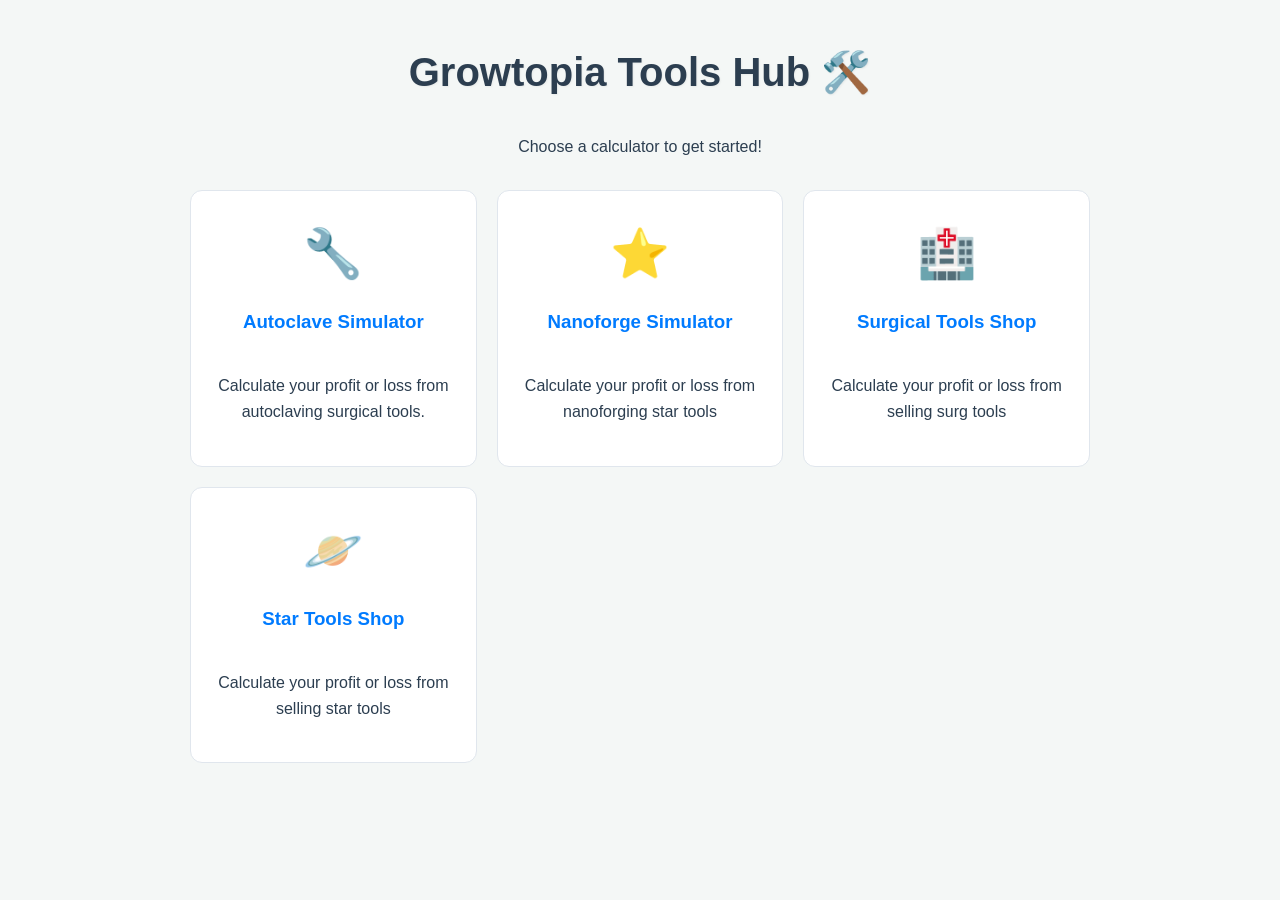
<file: index.html>
<!DOCTYPE html>
<html lang="en">
<head>
    <meta charset="UTF-8">
    <meta name="viewport" content="width=device-width, initial-scale=1.0">
    <title>Growtopia Tools Hub</title>
    <link rel="stylesheet" href="style.css">
</head>
<body>
    <h1>Growtopia Tools Hub 🛠️</h1>
    <p style="text-align: center; margin-bottom: 30px;">Choose a calculator to get started!</p>

    <div class="hub-grid">
        
        <a href="autoclave.html" class="tool-card">
            <div class="card-icon">🔧</div>
            <h3>Autoclave Simulator</h3>
            <p>Calculate your profit or loss from autoclaving surgical tools.</p>
        </a>

        <a href="nanoforge.html" class="tool-card">
            <div class="card-icon">⭐</div>
            <h3>Nanoforge Simulator</h3>
            <p>Calculate your profit or loss from nanoforging star tools</p>
        </a>

        <a href="surg_shop.html" class="tool-card">
            <div class="card-icon">🏥</div>
            <h3>Surgical Tools Shop</h3>
            <p>Calculate your profit or loss from selling surg tools</p>
        </a>

        <a href="star_shop.html" class="tool-card">
            <div class="card-icon">🪐</div>
            <h3>Star Tools Shop</h3>
            <p>Calculate your profit or loss from selling star tools</p>
        </a>

    </div>
</body>
</html>
</file>
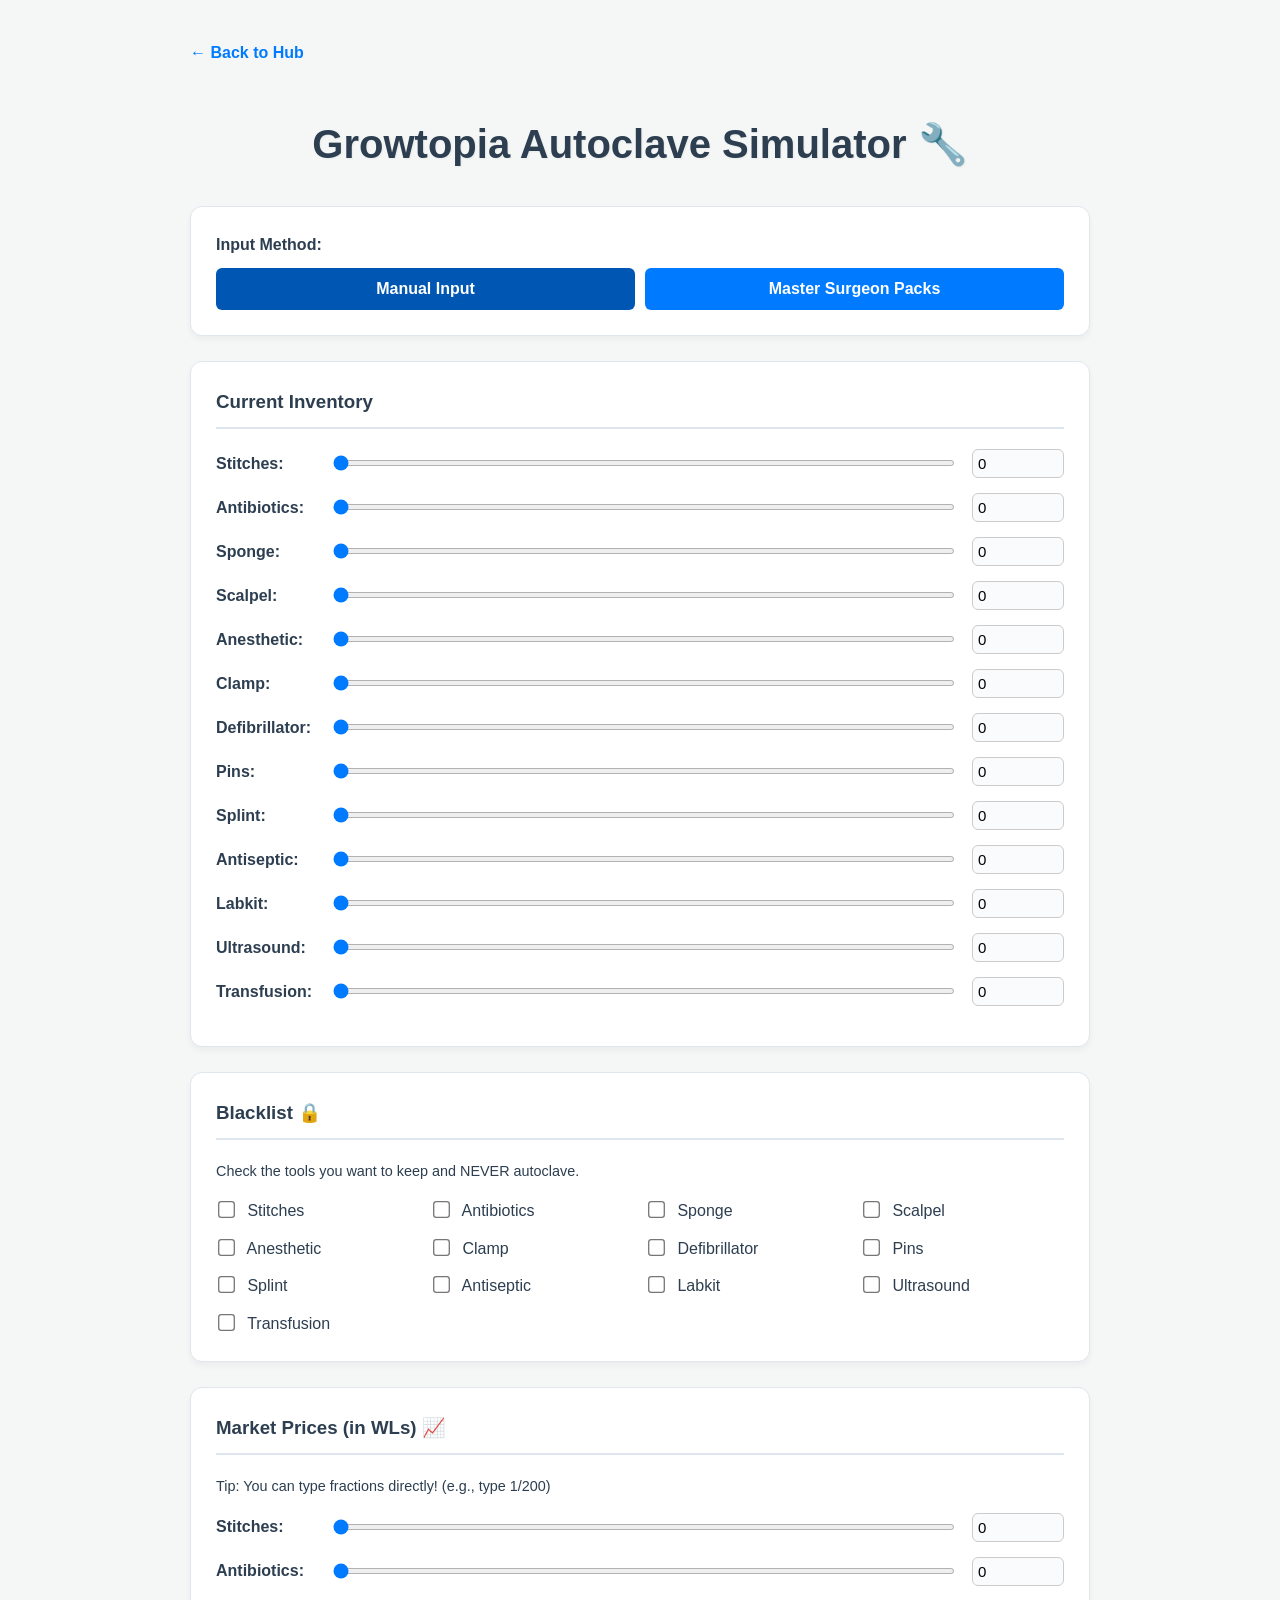
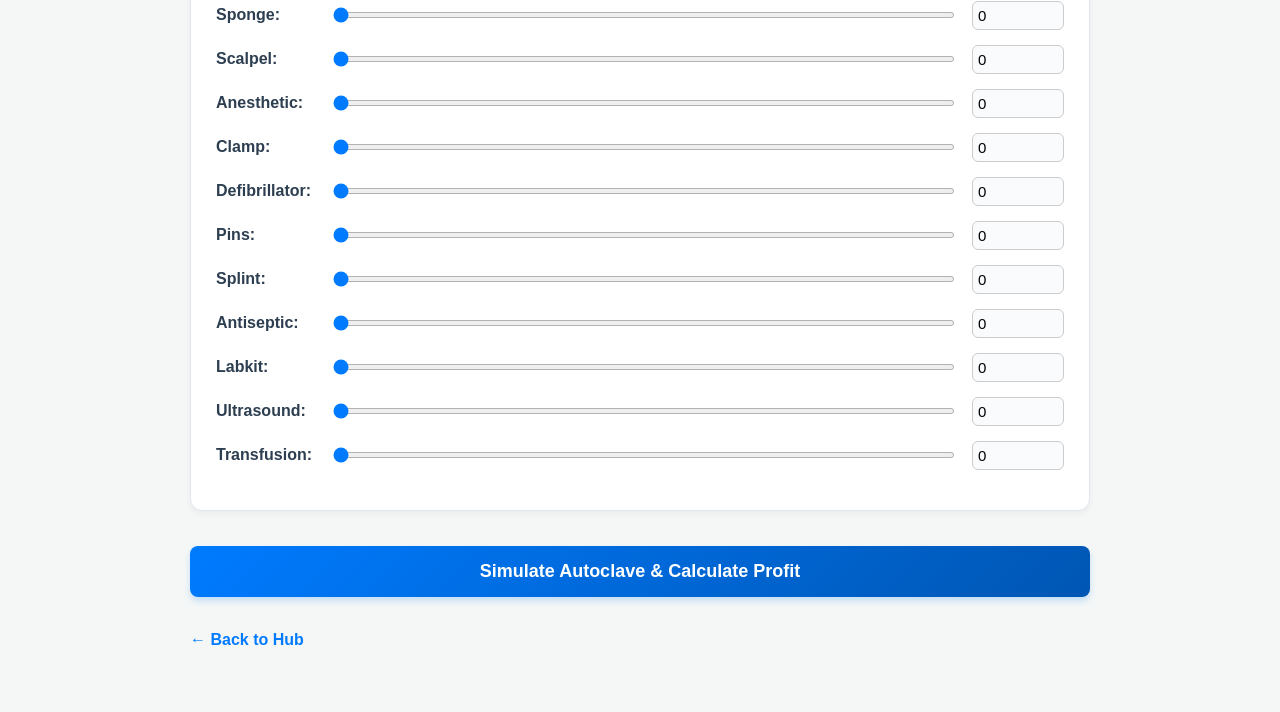
<file: autoclave.html>
<!DOCTYPE html>
<html lang="en">
<head>
    <meta charset="UTF-8">
    <meta name="viewport" content="width=device-width, initial-scale=1.0">
    <title>Growtopia Autoclave Simulator</title>

    <link rel="stylesheet" href="style.css">
</head>
<body>
    <a href="index.html" class="back-btn">← Back to Hub</a>
    
    <h1>Growtopia Autoclave Simulator 🔧</h1>

    <div class="section">
        <label><strong>Input Method:</strong></label>
        <div style="display: flex; gap: 10px; margin-top: 10px;">
            <button id="btnManual" onclick="setMethod('manual')" style="background: #0056b3;">Manual Input</button>
            <button id="btnPacks" onclick="setMethod('packs')" style="background: #007bff;">Master Surgeon Packs</button>
        </div>
        <input type="hidden" id="inputMethod" value="manual">
    </div>

    <div id="packsSection" class="section" style="display: none;">
        <h3>Pack Inventory</h3>
        <label>Number of Master Surgeon Packs:</label>
        <input type="number" id="packCount" value="0" min="0">
    </div>

    <div id="manualSection" class="section">
        <h3>Current Inventory</h3>
        <div id="inventoryGrid"></div>
    </div>

    <div class="section">
        <h3>Blacklist 🔒</h3>
        <p style="font-size: 0.9em; margin-top: 0;">Check the tools you want to keep and NEVER autoclave.</p>
        <div id="blacklistGrid" class="grid"></div>
    </div>

    <div class="section">
        <h3>Market Prices (in WLs) 📈</h3>
        <p style="font-size: 0.9em; margin-top: 0;">Tip: You can type fractions directly! (e.g., type 1/200)</p>
        
        <div id="pricesGrid"></div> 
        
        <div id="packPricesSection" style="display: none; margin-top: 20px;">
            <hr>
            <label>Cost of ONE Master Surgeon Pack (WLs):</label>
            <input type="text" id="packCost" value="0">
            <br><br>
            <label>Selling price for 1 Surg-E (WLs):</label>
            <input type="text" id="surgEPrice" value="0">
        </div>
    </div>

    <button onclick="runSimulation()">Simulate Autoclave & Calculate Profit</button>

    <div class="section" id="resultsSection" style="display: none; margin-top: 20px; background: #e8f4fd; border-color: #b8daff;">
        <h2>Autoclave Results</h2>
        <div id="inventoryResult"></div>
        <hr>
        <h3>Profitability Analysis</h3>
        <div id="profitResult"></div>
    </div>

    <script src="autoclave_script.js"></script>
    <a href="index.html" class="back-btn">← Back to Hub</a>
</body>
</html>
</file>
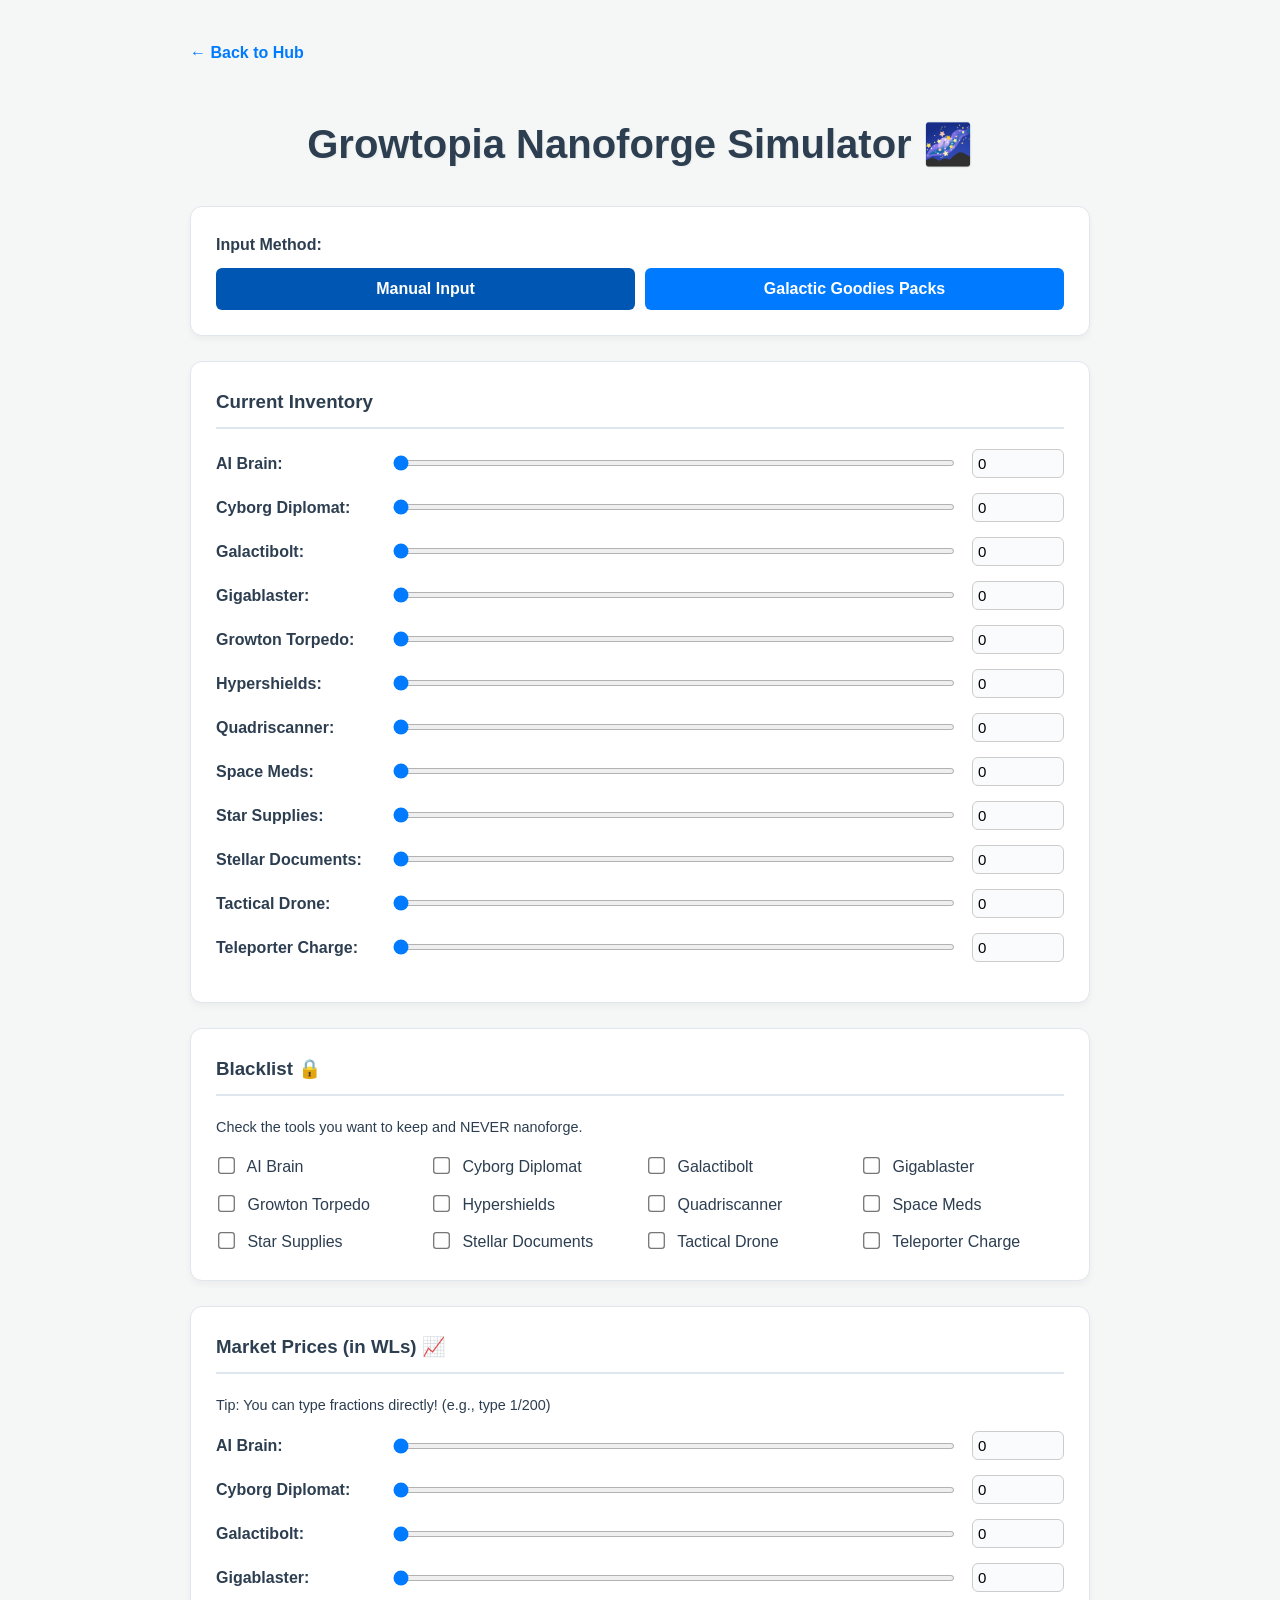
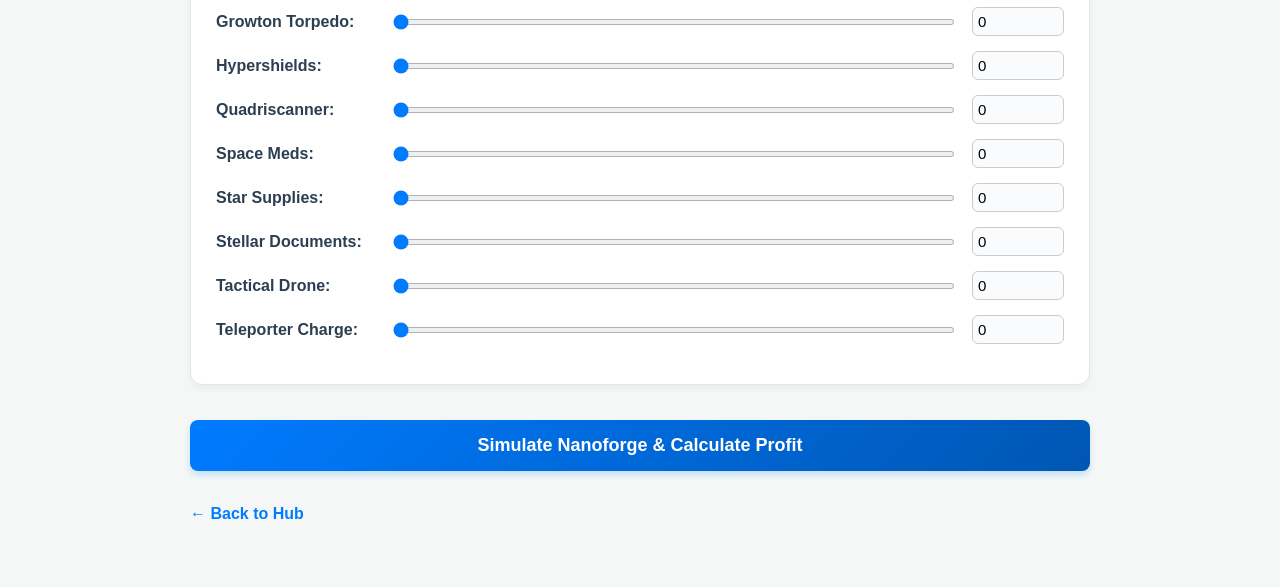
<file: nanoforge.html>
<!DOCTYPE html>
<html lang="en">
<head>
    <meta charset="UTF-8">
    <meta name="viewport" content="width=device-width, initial-scale=1.0">
    <title>Growtopia Nanoforge Simulator</title>

    <link rel="stylesheet" href="style.css">
</head>
<body>
    <a href="index.html" class="back-btn">← Back to Hub</a>

    <h1>Growtopia Nanoforge Simulator 🌌</h1>

    <div class="section">
        <label><strong>Input Method:</strong></label>
        <div style="display: flex; gap: 10px; margin-top: 10px;">
            <button id="btnManual" onclick="setMethod('manual')" style="background: #0056b3;">Manual Input</button>
            <button id="btnPacks" onclick="setMethod('packs')" style="background: #007bff;">Galactic Goodies Packs</button>
        </div>
        <input type="hidden" id="inputMethod" value="manual">
    </div>

    <div id="packsSection" class="section" style="display: none;">
        <h3>Pack Inventory</h3>
        <label>Number of Galactic Goodies Packs:</label>
        <input type="number" id="packCount" value="0" min="0">
    </div>

    <div id="manualSection" class="section">
        <h3>Current Inventory</h3>
        <div id="inventoryGrid"></div>
    </div>

    <div class="section">
        <h3>Blacklist 🔒</h3>
        <p style="font-size: 0.9em; margin-top: 0;">Check the tools you want to keep and NEVER nanoforge.</p>
        <div id="blacklistGrid" class="grid"></div>
    </div>

    <div class="section">
        <h3>Market Prices (in WLs) 📈</h3>
        <p style="font-size: 0.9em; margin-top: 0;">Tip: You can type fractions directly! (e.g., type 1/200)</p>
        
        <div id="pricesGrid"></div> 
        
        <div id="packPricesSection" style="display: none; margin-top: 20px;">
            <hr>
            <label>Cost of ONE Galactic Goodies Pack (WLs):</label>
            <input type="text" id="packCost" value="0">
            <br><br>
            <label>Selling price for 1 Star Fuel (WLs):</label>
            <input type="text" id="starFuelPrice" value="0">
        </div>
    </div>

    <button onclick="runSimulation()">Simulate Nanoforge & Calculate Profit</button>

    <div class="section" id="resultsSection" style="display: none; margin-top: 20px; background: #e8f4fd; border-color: #b8daff;">
        <h2>Nanoforge Results</h2>
        <div id="inventoryResult"></div>
        <hr>
        <h3>Profitability Analysis</h3>
        <div id="profitResult"></div>
    </div>

    <script src="nanoforge_script.js"></script>
    <a href="index.html" class="back-btn">← Back to Hub</a>
</body>
</html>
</file>
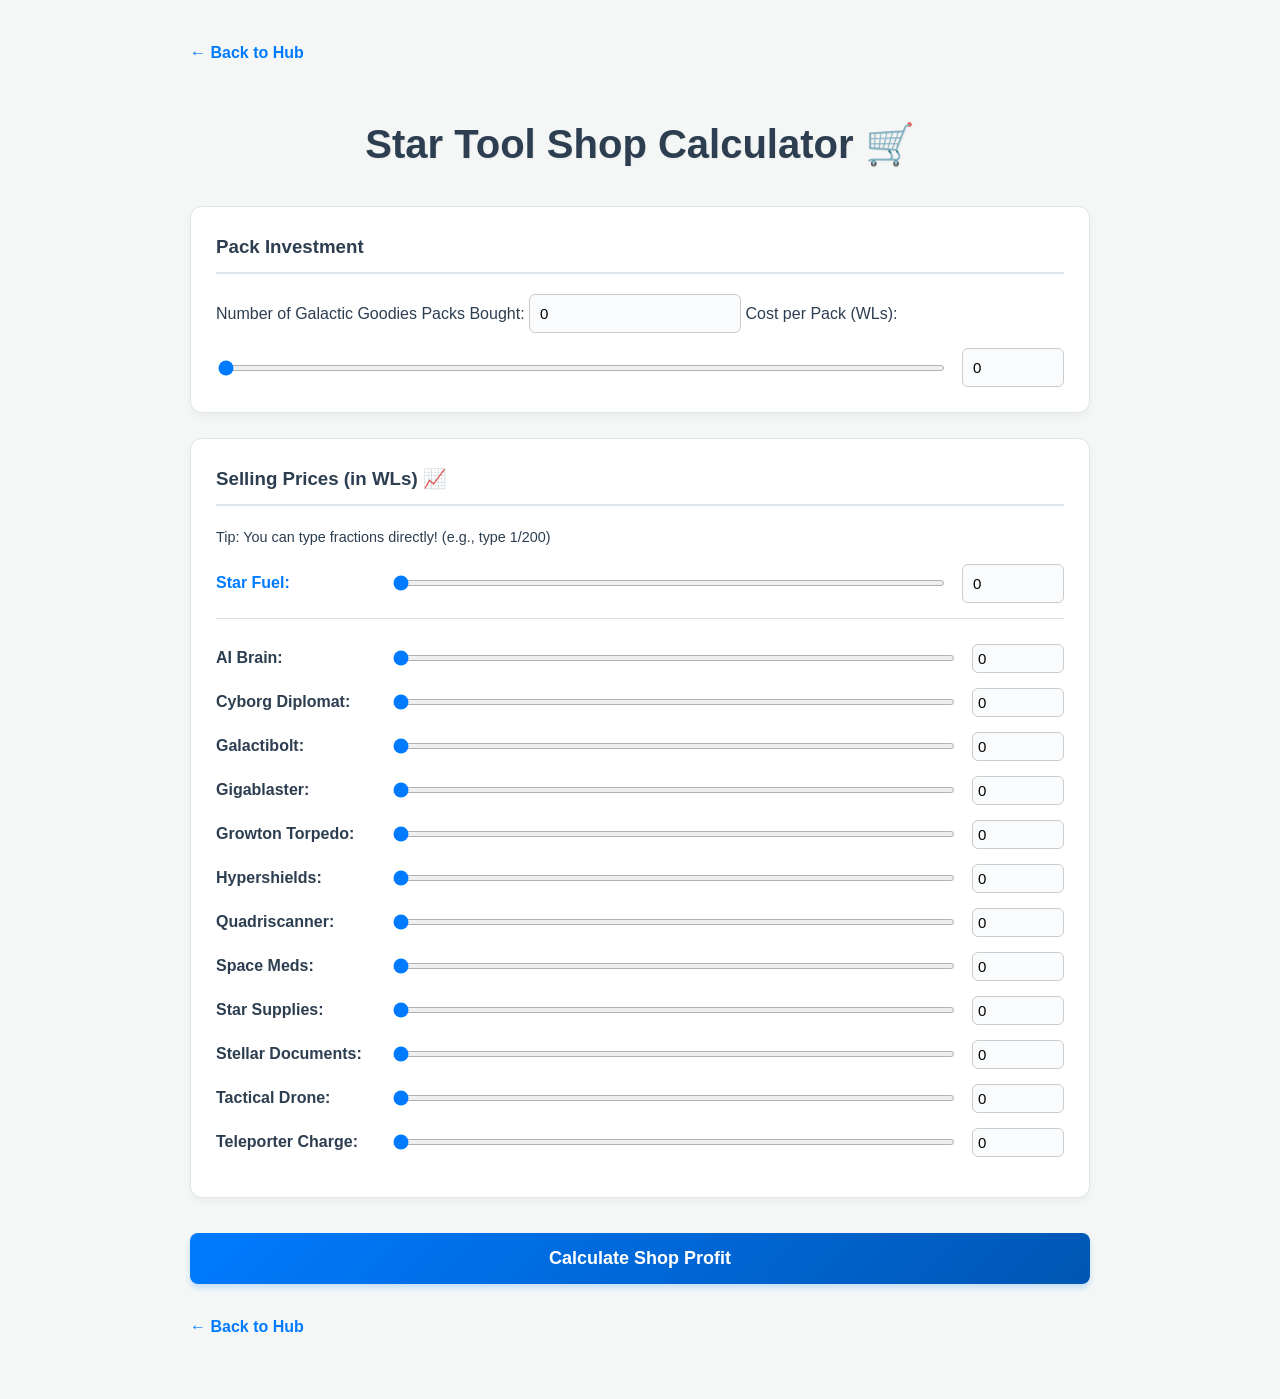
<file: star_shop.html>
<!DOCTYPE html>
<html lang="en">
<head>
    <meta charset="UTF-8">
    <meta name="viewport" content="width=device-width, initial-scale=1.0">
    <title>Star Tool Shop Calculator</title>
    <link rel="stylesheet" href="style.css">
</head>
<body>
    <a href="index.html" class="back-btn">← Back to Hub</a>

    <h1>Star Tool Shop Calculator 🛒</h1>

    <div class="section">
        <h3>Pack Investment</h3>
        <label>Number of Galactic Goodies Packs Bought:</label>
        <input type="number" id="packCount" value="0" min="0" style="margin-bottom: 15px;">
        
        <label>Cost per Pack (WLs):</label>
        <div style="display: flex; gap: 15px; align-items: center;">
            <input type="range" id="slider_packCost" min="0" max="100" step="0.1" value="0" style="flex-grow: 1;" oninput="document.getElementById('packCost').value = this.value">
            <input type="text" id="packCost" value="0" style="width: 80px;" oninput="document.getElementById('slider_packCost').value = parsePrice(this.value)">
        </div>
    </div>

    <div class="section">
        <h3>Selling Prices (in WLs) 📈</h3>
        <p style="font-size: 0.9em; margin-top: 0;">Tip: You can type fractions directly! (e.g., type 1/200)</p>
        
        <div style="display: flex; gap: 15px; align-items: center; margin-bottom: 25px; padding-bottom: 15px; border-bottom: 1px solid #ddd;">
            <label style="width: 160px; font-weight: bold; color: #007bff;">Star Fuel:</label>
            <input type="range" id="slider_surgE" min="0" max="20" step="0.01" value="0" style="flex-grow: 1;" oninput="document.getElementById('starFuelprice').value = this.value">
            <input type="text" id="starFuelprice" value="0" style="width: 80px;" oninput="document.getElementById('slider_surgE').value = parsePrice(this.value)">
        </div>

        <div id="pricesGrid"></div> 
    </div>

    <button onclick="calculateShop()">Calculate Shop Profit</button>

    <div class="section" id="resultsSection" style="display: none; margin-top: 20px; background: #e8f4fd; border-color: #b8daff;">
        <h3>Profitability Analysis</h3>
        <div id="profitResult"></div>
    </div>

    <script src="star_shop_script.js"></script>
    <a href="index.html" class="back-btn">← Back to Hub</a>
</body>
</html>
</file>
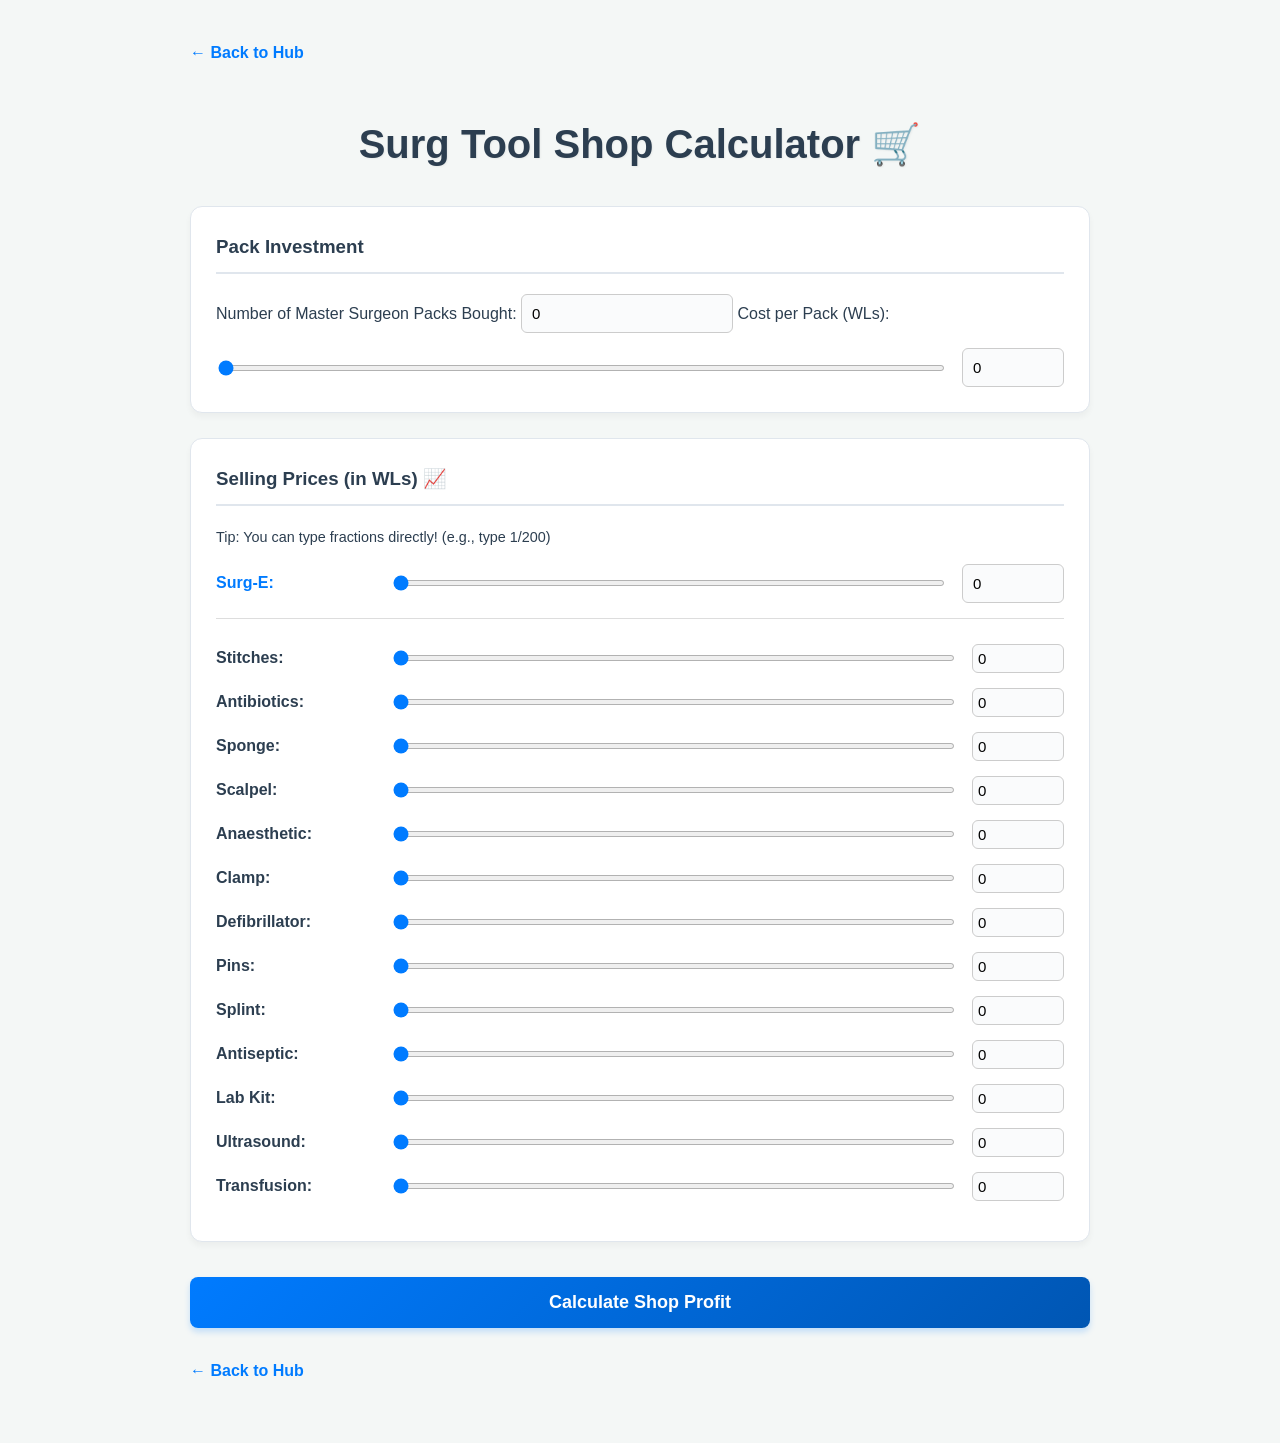
<file: surg_shop.html>
<!DOCTYPE html>
<html lang="en">
<head>
    <meta charset="UTF-8">
    <meta name="viewport" content="width=device-width, initial-scale=1.0">
    <title>Surg Tool Shop Calculator</title>
    <link rel="stylesheet" href="style.css">
</head>
<body>
    <a href="index.html" class="back-btn">← Back to Hub</a>

    <h1>Surg Tool Shop Calculator 🛒</h1>

    <div class="section">
        <h3>Pack Investment</h3>
        <label>Number of Master Surgeon Packs Bought:</label>
        <input type="number" id="packCount" value="0" min="0" style="margin-bottom: 15px;">
        
        <label>Cost per Pack (WLs):</label>
        <div style="display: flex; gap: 15px; align-items: center;">
            <input type="range" id="slider_packCost" min="0" max="100" step="0.1" value="0" style="flex-grow: 1;" oninput="document.getElementById('packCost').value = this.value">
            <input type="text" id="packCost" value="0" style="width: 80px;" oninput="document.getElementById('slider_packCost').value = parsePrice(this.value)">
        </div>
    </div>

    <div class="section">
        <h3>Selling Prices (in WLs) 📈</h3>
        <p style="font-size: 0.9em; margin-top: 0;">Tip: You can type fractions directly! (e.g., type 1/200)</p>
        
        <div style="display: flex; gap: 15px; align-items: center; margin-bottom: 25px; padding-bottom: 15px; border-bottom: 1px solid #ddd;">
            <label style="width: 160px; font-weight: bold; color: #007bff;">Surg-E:</label>
            <input type="range" id="slider_surgE" min="0" max="20" step="0.01" value="0" style="flex-grow: 1;" oninput="document.getElementById('surgEPrice').value = this.value">
            <input type="text" id="surgEPrice" value="0" style="width: 80px;" oninput="document.getElementById('slider_surgE').value = parsePrice(this.value)">
        </div>

        <div id="pricesGrid"></div> 
    </div>

    <button onclick="calculateShop()">Calculate Shop Profit</button>

    <div class="section" id="resultsSection" style="display: none; margin-top: 20px; background: #e8f4fd; border-color: #b8daff;">
        <h3>Profitability Analysis</h3>
        <div id="profitResult"></div>
    </div>

    <script src="surg_shop_script.js"></script>
    <a href="index.html" class="back-btn">← Back to Hub</a>
</body>
</html>
</file>
<file: style.css>
/* --- Global Variables for Easy Color Changes --- */
:root {
    --bg-color: #f4f7f6;
    --panel-bg: #ffffff;
    --text-main: #2c3e50;
    --text-muted: #7f8c8d;
    --primary-blue: #007bff;
    --primary-hover: #0056b3;
    --border-color: #e0e6ed;
    --success-green: #27ae60;
    --danger-red: #c0392b;
}

/* --- Base Body Styling --- */
body {
    font-family: 'Segoe UI', Tahoma, Geneva, Verdana, sans-serif;
    background-color: var(--bg-color);
    color: var(--text-main);
    max-width: 900px;
    margin: 40px auto;
    padding: 0 20px;
    line-height: 1.6;
}

h1 {
    text-align: center;
    font-size: 2.5em;
    margin-bottom: 30px;
    text-shadow: 1px 1px 2px rgba(0,0,0,0.05);
}

h2, h3 {
    margin-top: 0;
    border-bottom: 2px solid var(--border-color);
    padding-bottom: 10px;
    margin-bottom: 20px;
}

/* --- Dashboard Panels (.section) --- */
.section {
    background: var(--panel-bg);
    border: 1px solid var(--border-color);
    padding: 25px;
    margin-bottom: 25px;
    border-radius: 12px;
    box-shadow: 0 4px 6px rgba(0,0,0,0.04);
    transition: transform 0.2s ease, box-shadow 0.2s ease;
}

.section:hover {
    transform: translateY(-2px);
    box-shadow: 0 8px 15px rgba(0,0,0,0.08);
}

/* --- Inputs and Sliders --- */
input[type="text"], input[type="number"] {
    padding: 10px;
    border: 1px solid #ccc;
    border-radius: 6px;
    font-size: 15px;
    transition: border-color 0.3s ease, box-shadow 0.3s ease;
    background-color: #fafbfc;
}

input[type="text"]:focus, input[type="number"]:focus {
    border-color: var(--primary-blue);
    outline: none;
    box-shadow: 0 0 0 3px rgba(0, 123, 255, 0.25);
    background-color: #ffffff;
}

/* Makes the sliders match your primary color */
input[type="range"] {
    accent-color: var(--primary-blue);
    height: 6px;
    background: #ddd;
    border-radius: 5px;
    outline: none;
}

/* --- Buttons --- */
button {
    padding: 15px 30px;
    font-size: 18px;
    font-weight: 600;
    cursor: pointer;
    color: white;
    border: none;
    border-radius: 8px;
    width: 100%;
    transition: background 0.2s ease, transform 0.1s ease;
    box-shadow: 0 4px 6px rgba(0, 123, 255, 0.2);
}

/* The main action buttons get a cool gradient */
button[onclick="runSimulation()"], 
button[onclick="calculateShop()"] {
    background: linear-gradient(135deg, #007bff, #0056b3);
    margin-top: 10px;
    margin-bottom: 30px;
}

button[onclick="runSimulation()"]:hover, 
button[onclick="calculateShop()"]:hover {
    background: linear-gradient(135deg, #0056b3, #003d82);
    transform: translateY(-1px);
}

button:active {
    transform: scale(0.98) !important;
}

/* Top Toggle Buttons */
#btnManual, #btnPacks {
    border-radius: 6px;
    box-shadow: none;
    font-size: 16px;
    padding: 12px;
}

/* --- Checkboxes (Blacklist) --- */
input[type="checkbox"] {
    transform: scale(1.3);
    margin-right: 10px;
    cursor: pointer;
    accent-color: var(--danger-red); /* Makes the lock icon theme red */
}

/* Arrange the checkboxes neatly */
#blacklistGrid {
    display: grid;
    grid-template-columns: repeat(auto-fill, minmax(180px, 1fr));
    gap: 12px;
    margin-top: 15px;
}

/* --- Results Section Customization --- */
#resultsSection {
    background: #f0f8ff;
    border-left: 6px solid var(--primary-blue);
}

.profit {
    color: var(--success-green);
    font-weight: 800;
    font-size: 1.4em;
    padding: 12px;
    background: rgba(39, 174, 96, 0.1);
    border-radius: 8px;
    border: 1px solid rgba(39, 174, 96, 0.3);
}

.loss {
    color: var(--danger-red);
    font-weight: 800;
    font-size: 1.4em;
    padding: 12px;
    background: rgba(192, 57, 43, 0.1);
    border-radius: 8px;
    border: 1px solid rgba(192, 57, 43, 0.3);
}

hr {
    border: 0;
    height: 1px;
    background: var(--border-color);
    margin: 20px 0;
}

/* --- Hub Grid and Cards --- */
.hub-grid {
    display: grid;
    grid-template-columns: repeat(auto-fit, minmax(250px, 1fr));
    gap: 20px;
    margin-top: 20px;
}

.tool-card {
    background: var(--panel-bg);
    border: 1px solid var(--border-color);
    border-radius: 12px;
    padding: 25px;
    text-align: center;
    text-decoration: none; /* Removes the blue underline from links */
    color: var(--text-main);
    transition: transform 0.2s ease, box-shadow 0.2s ease, border-color 0.2s ease;
    display: flex;
    flex-direction: column;
    align-items: center;
}

.tool-card:hover {
    transform: translateY(-5px);
    box-shadow: 0 10px 20px rgba(0, 123, 255, 0.15);
    border-color: var(--primary-blue);
}

.card-icon {
    font-size: 3em;
    margin-bottom: 15px;
}

.tool-card h3 {
    margin-bottom: 10px;
    border-bottom: none; /* overrides the default h3 styling */
    color: var(--primary-blue);
}

/* Gray out calculators you haven't built yet */
.tool-card.disabled {
    opacity: 0.6;
    cursor: not-allowed;
    filter: grayscale(100%);
}
.tool-card.disabled:hover {
    transform: none;
    box-shadow: none;
    border-color: var(--border-color);
}

/* Back Button for the calculators */
.back-btn {
    display: inline-block;
    margin-bottom: 20px;
    text-decoration: none;
    color: var(--primary-blue);
    font-weight: bold;
    transition: color 0.2s;
}
.back-btn:hover {
    color: var(--primary-hover);
}
</file>
